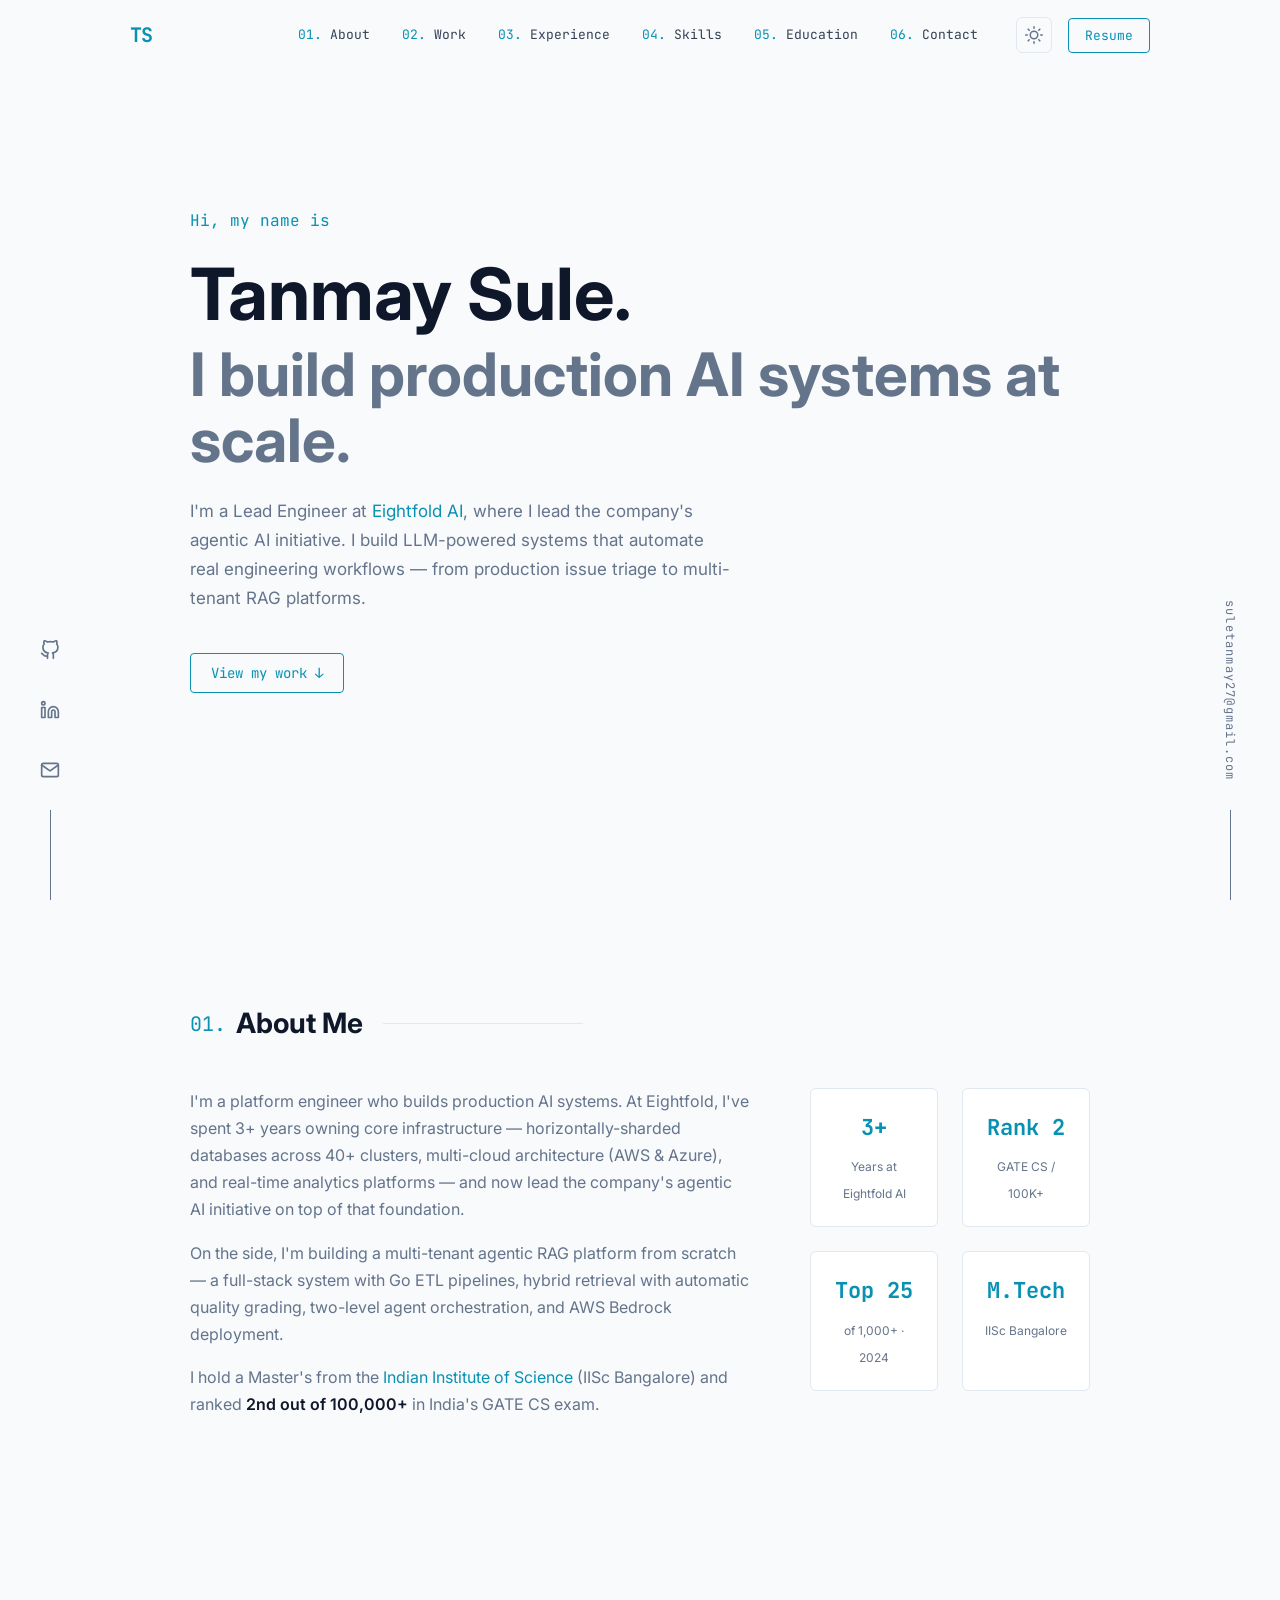
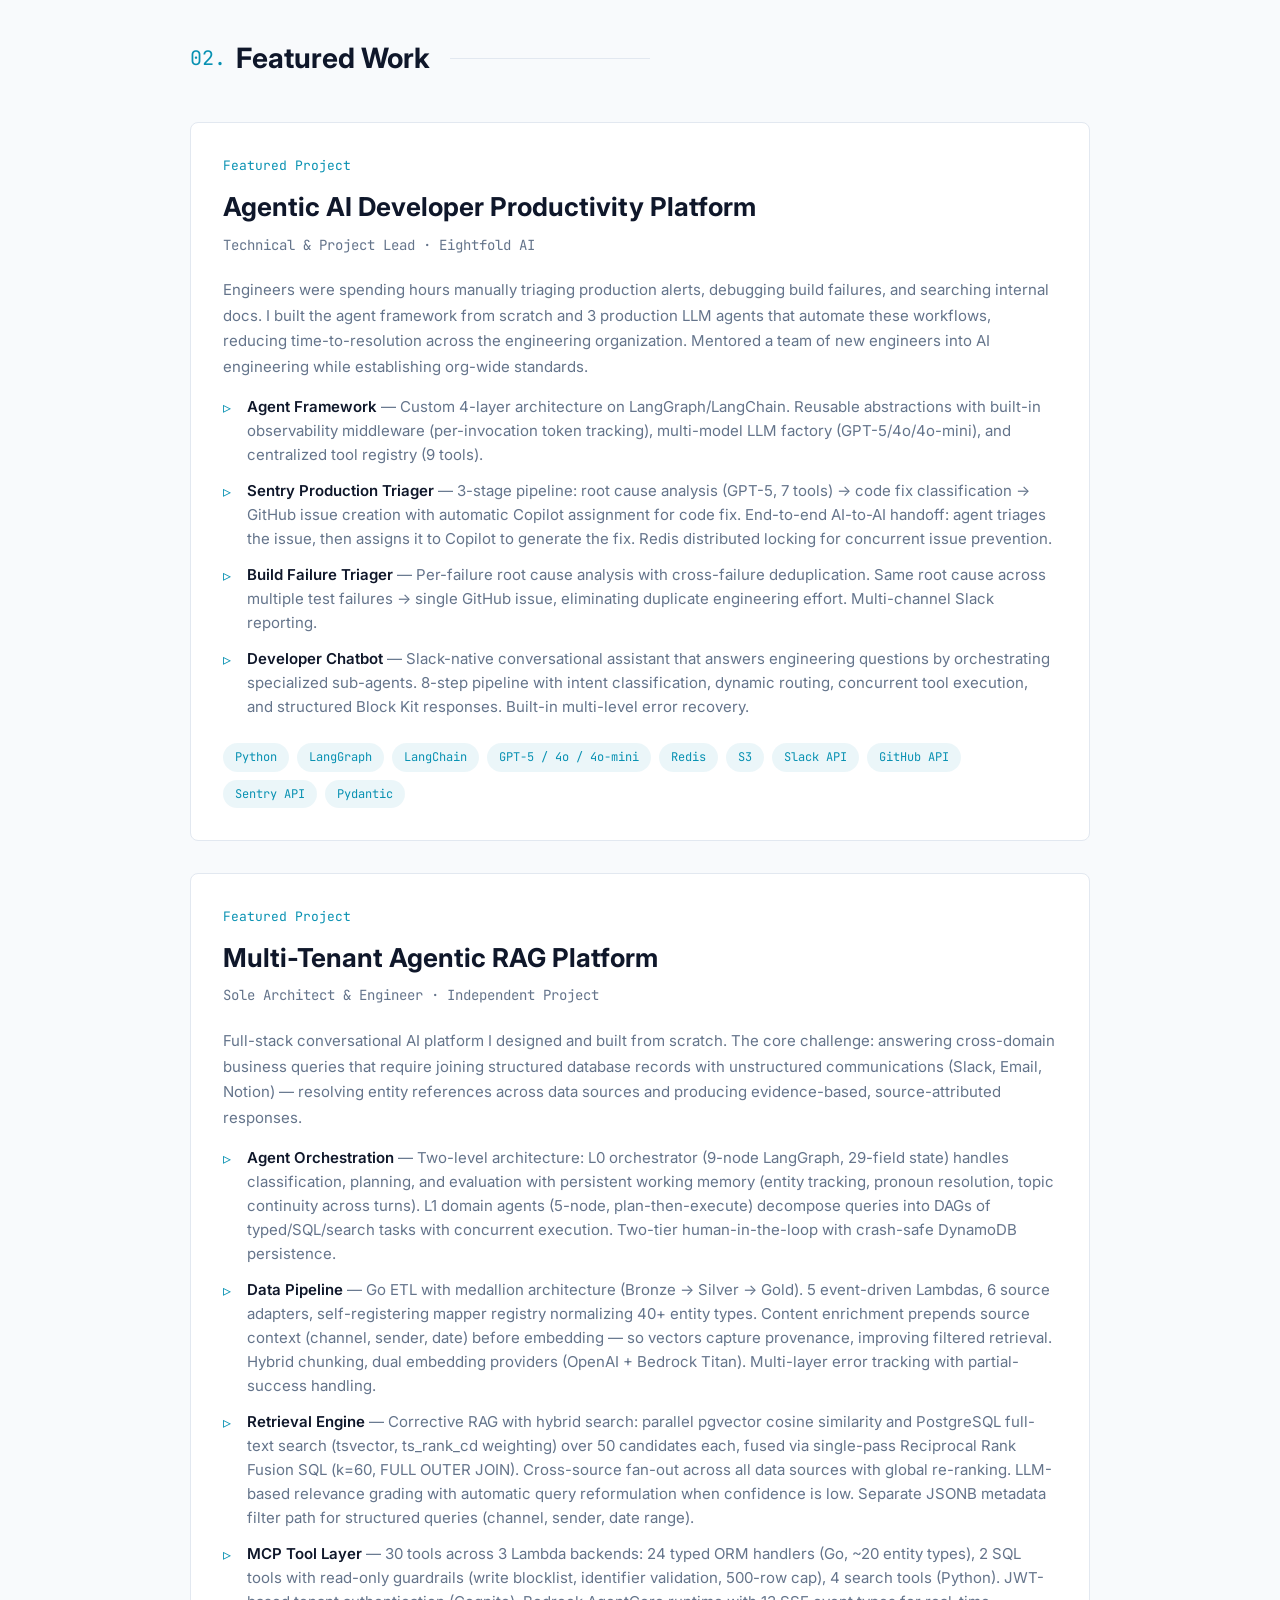
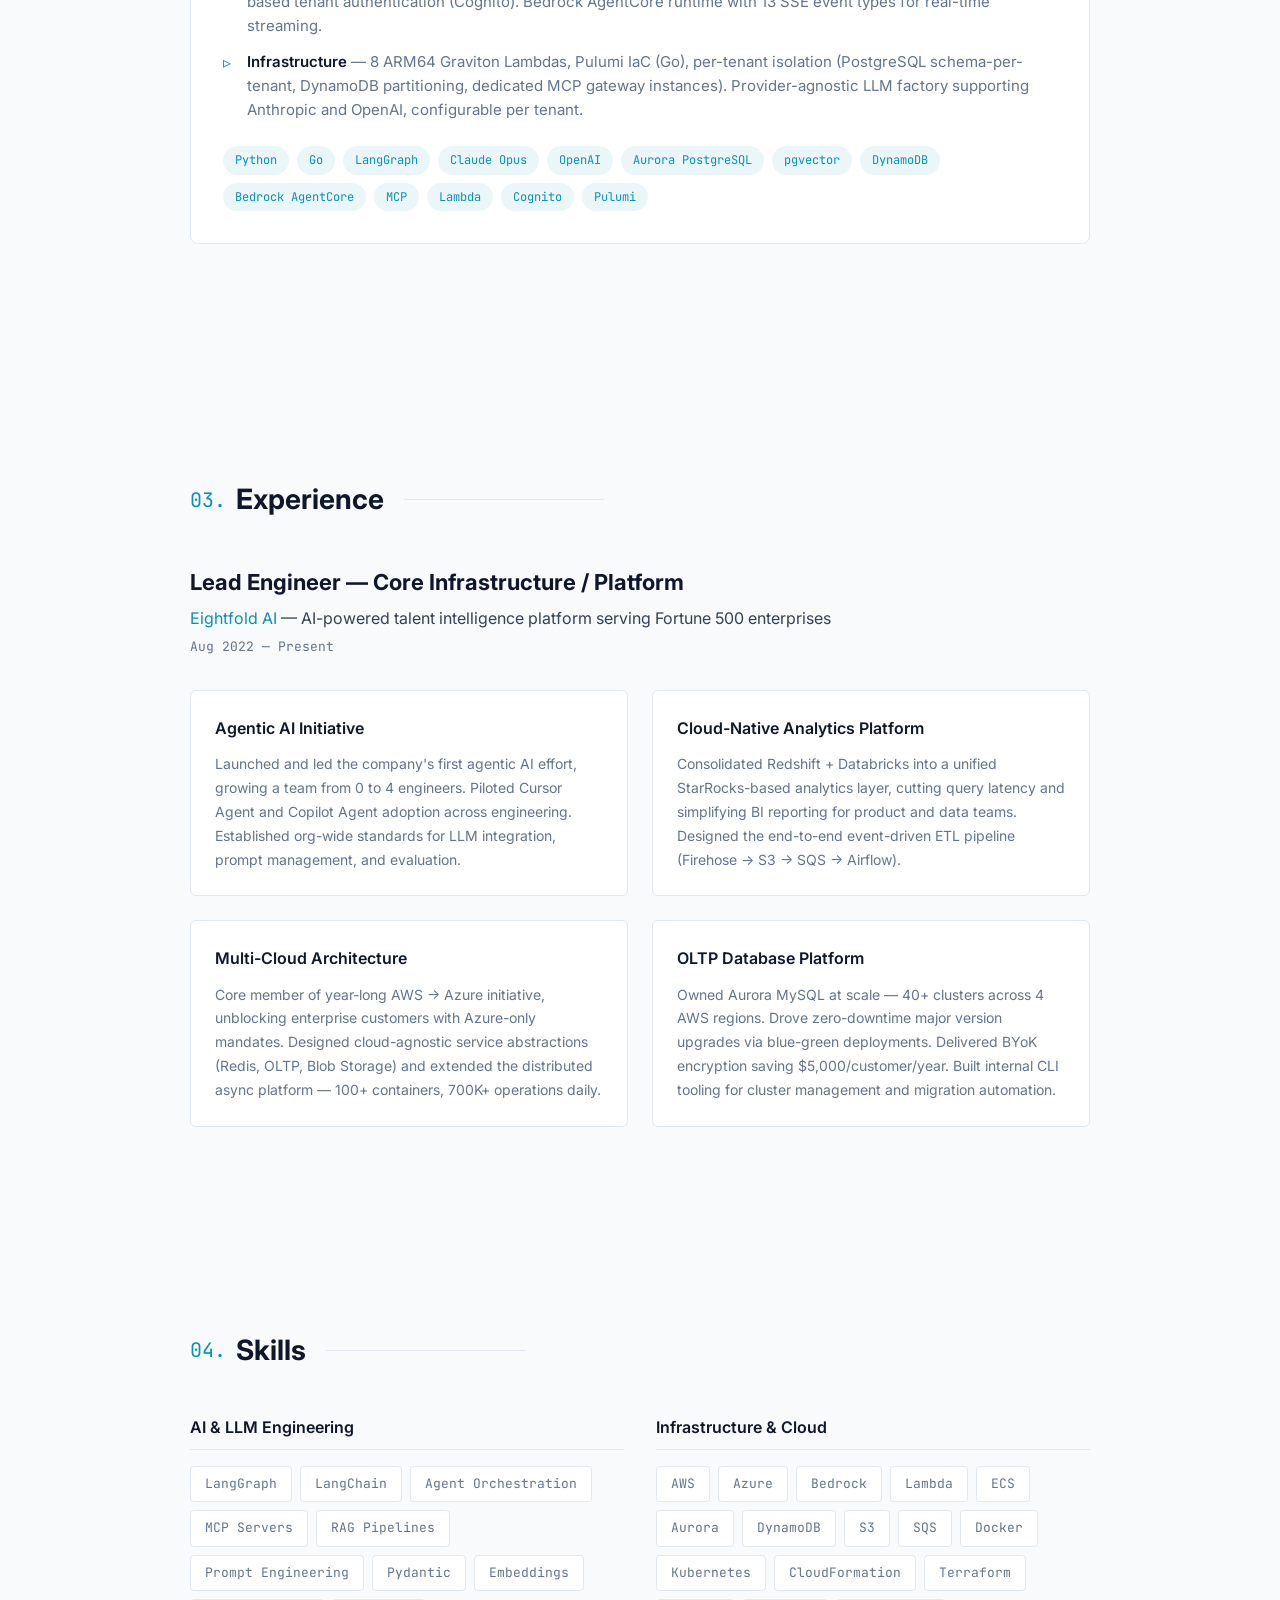
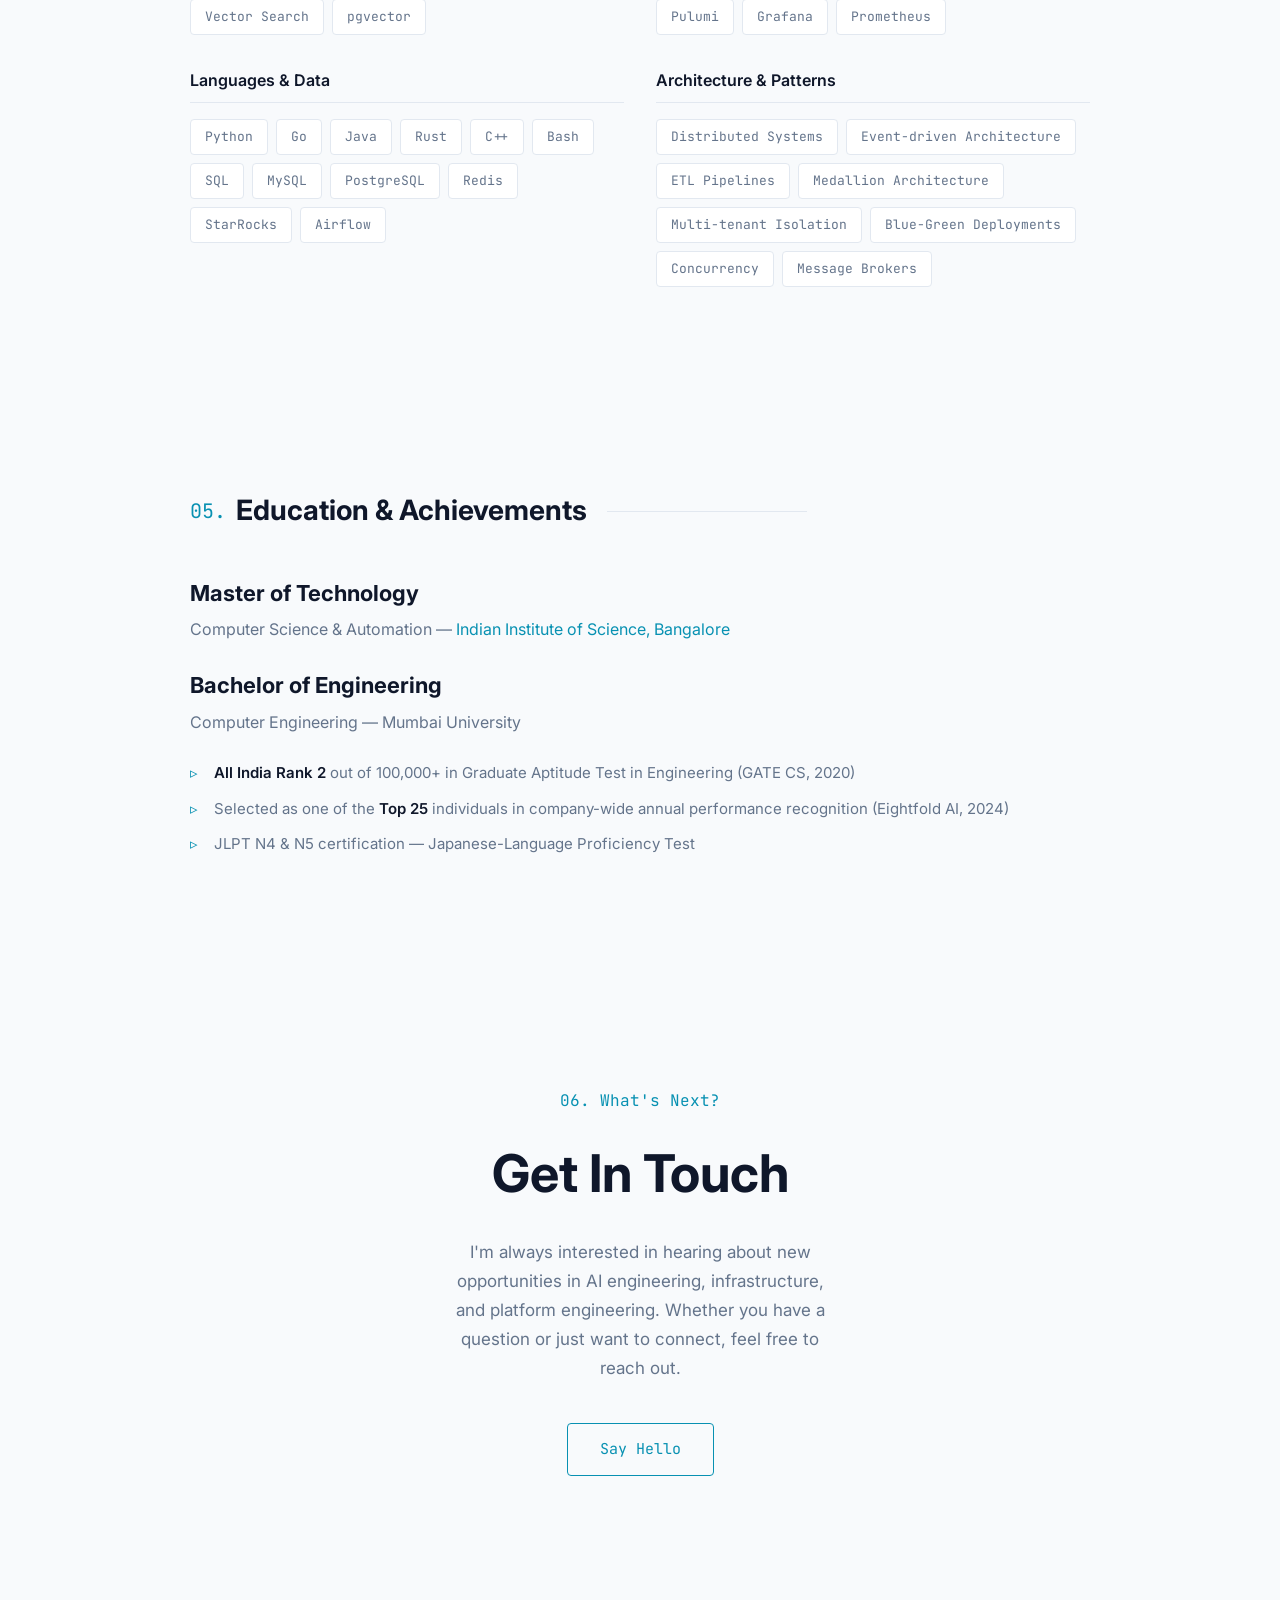
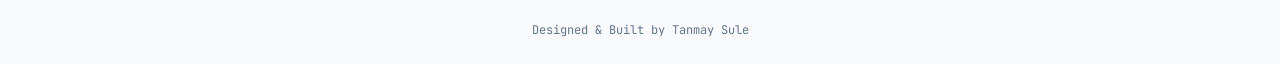
<file: index.html>
<!DOCTYPE html>
<html lang="en" data-theme="dark">
<head>
    <meta charset="UTF-8">
    <meta name="viewport" content="width=device-width, initial-scale=1.0">
    <title>Tanmay Sule | Lead Engineer</title>
    <meta name="description" content="Lead Engineer at Eightfold AI leading the agentic AI initiative. Building LLM-powered agents that automate engineering workflows, and multi-tenant RAG platforms from scratch.">
    <meta property="og:title" content="Tanmay Sule | Lead Engineer">
    <meta property="og:description" content="Lead Engineer at Eightfold AI leading the agentic AI initiative. Building LLM-powered agents that automate engineering workflows, and multi-tenant RAG platforms from scratch.">
    <meta property="og:type" content="website">
    <meta property="og:url" content="https://tanmaysule.github.io">
    <link rel="icon" href="data:image/svg+xml,<svg xmlns='http://www.w3.org/2000/svg' viewBox='0 0 100 100'><text y='.9em' font-size='90'>T</text></svg>">
    <link rel="preconnect" href="https://fonts.googleapis.com">
    <link rel="preconnect" href="https://fonts.gstatic.com" crossorigin>
    <link href="https://fonts.googleapis.com/css2?family=Inter:wght@300;400;500;600;700&family=JetBrains+Mono:wght@400;500&display=swap" rel="stylesheet">
    <link rel="stylesheet" href="assets/css/style.css">
</head>
<body>

    <!-- ========== NAV ========== -->
    <header id="nav" class="nav">
        <nav>
            <a href="#" class="nav__logo" aria-label="Home">TS</a>
            <button class="nav__toggle" id="nav-toggle" aria-label="Toggle navigation">
                <span></span><span></span><span></span>
            </button>
            <div class="nav__links" id="nav-links">
                <ol>
                    <li><a href="#about">About</a></li>
                    <li><a href="#work">Work</a></li>
                    <li><a href="#experience">Experience</a></li>
                    <li><a href="#skills">Skills</a></li>
                    <li><a href="#education">Education</a></li>
                    <li><a href="#contact">Contact</a></li>
                </ol>
                <div class="nav__actions">
                    <button class="theme-toggle" id="theme-toggle" aria-label="Toggle theme">
                        <svg class="icon-sun" xmlns="http://www.w3.org/2000/svg" width="18" height="18" viewBox="0 0 24 24" fill="none" stroke="currentColor" stroke-width="2" stroke-linecap="round" stroke-linejoin="round"><circle cx="12" cy="12" r="5"/><line x1="12" y1="1" x2="12" y2="3"/><line x1="12" y1="21" x2="12" y2="23"/><line x1="4.22" y1="4.22" x2="5.64" y2="5.64"/><line x1="18.36" y1="18.36" x2="19.78" y2="19.78"/><line x1="1" y1="12" x2="3" y2="12"/><line x1="21" y1="12" x2="23" y2="12"/><line x1="4.22" y1="19.78" x2="5.64" y2="18.36"/><line x1="18.36" y1="5.64" x2="19.78" y2="4.22"/></svg>
                        <svg class="icon-moon" xmlns="http://www.w3.org/2000/svg" width="18" height="18" viewBox="0 0 24 24" fill="none" stroke="currentColor" stroke-width="2" stroke-linecap="round" stroke-linejoin="round"><path d="M21 12.79A9 9 0 1 1 11.21 3 7 7 0 0 0 21 12.79z"/></svg>
                    </button>
                    <a href="assets/Tanmay_Sule_Resume.pdf" class="btn btn--outline btn--sm" target="_blank" rel="noopener noreferrer">Resume</a>
                </div>
            </div>
        </nav>
    </header>

    <!-- ========== SOCIAL SIDEBAR ========== -->
    <div class="social-sidebar social-sidebar--left" aria-hidden="true">
        <ul>
            <li><a href="https://github.com/tanmaysule" target="_blank" rel="noopener noreferrer" aria-label="GitHub"><svg xmlns="http://www.w3.org/2000/svg" width="20" height="20" viewBox="0 0 24 24" fill="none" stroke="currentColor" stroke-width="2" stroke-linecap="round" stroke-linejoin="round"><path d="M9 19c-5 1.5-5-2.5-7-3m14 6v-3.87a3.37 3.37 0 0 0-.94-2.61c3.14-.35 6.44-1.54 6.44-7A5.44 5.44 0 0 0 20 4.77 5.07 5.07 0 0 0 19.91 1S18.73.65 16 2.48a13.38 13.38 0 0 0-7 0C6.27.65 5.09 1 5.09 1A5.07 5.07 0 0 0 5 4.77a5.44 5.44 0 0 0-1.5 3.78c0 5.42 3.3 6.61 6.44 7A3.37 3.37 0 0 0 9 18.13V22"/></svg></a></li>
            <li><a href="https://www.linkedin.com/in/tanmay-sule-81a18019a/" target="_blank" rel="noopener noreferrer" aria-label="LinkedIn"><svg xmlns="http://www.w3.org/2000/svg" width="20" height="20" viewBox="0 0 24 24" fill="none" stroke="currentColor" stroke-width="2" stroke-linecap="round" stroke-linejoin="round"><path d="M16 8a6 6 0 0 1 6 6v7h-4v-7a2 2 0 0 0-2-2 2 2 0 0 0-2 2v7h-4v-7a6 6 0 0 1 6-6z"/><rect x="2" y="9" width="4" height="12"/><circle cx="4" cy="4" r="2"/></svg></a></li>
            <li><a href="mailto:suletanmay27@gmail.com" aria-label="Email"><svg xmlns="http://www.w3.org/2000/svg" width="20" height="20" viewBox="0 0 24 24" fill="none" stroke="currentColor" stroke-width="2" stroke-linecap="round" stroke-linejoin="round"><path d="M4 4h16c1.1 0 2 .9 2 2v12c0 1.1-.9 2-2 2H4c-1.1 0-2-.9-2-2V6c0-1.1.9-2 2-2z"/><polyline points="22,6 12,13 2,6"/></svg></a></li>
        </ul>
    </div>

    <div class="social-sidebar social-sidebar--right" aria-hidden="true">
        <a href="mailto:suletanmay27@gmail.com">suletanmay27@gmail.com</a>
    </div>

    <!-- ========== MAIN CONTENT ========== -->
    <main>

        <!-- HERO -->
        <section id="hero" class="hero">
            <p class="hero__greeting reveal">Hi, my name is</p>
            <h1 class="hero__name reveal">Tanmay Sule.</h1>
            <h2 class="hero__tagline reveal">I build production AI systems at scale.</h2>
            <p class="hero__description reveal">
                I'm a Lead Engineer at <a href="https://eightfold.ai" target="_blank" rel="noopener noreferrer">Eightfold AI</a>,
                where I lead the company's agentic AI initiative. I build LLM-powered systems
                that automate real engineering workflows &mdash; from production issue triage
                to multi-tenant RAG platforms.
            </p>
            <a href="#work" class="btn btn--outline hero__cta reveal">View my work &darr;</a>
        </section>

        <!-- ABOUT -->
        <section id="about" class="section">
            <h2 class="section__heading reveal"><span class="section__number">01.</span> About Me</h2>
            <div class="about__content">
                <div class="about__text reveal">
                    <p>
                        I'm a platform engineer who builds production AI systems. At Eightfold, I've spent 3+ years
                        owning core infrastructure &mdash; horizontally-sharded databases across 40+ clusters,
                        multi-cloud architecture (AWS &amp; Azure), and real-time analytics platforms &mdash; and now
                        lead the company's agentic AI initiative on top of that foundation.
                    </p>
                    <p>
                        On the side, I'm building a multi-tenant agentic RAG platform from scratch &mdash; a full-stack
                        system with Go ETL pipelines, hybrid retrieval with automatic quality grading,
                        two-level agent orchestration, and AWS Bedrock deployment.
                    </p>
                    <p>
                        I hold a Master's from the <a href="https://iisc.ac.in" target="_blank" rel="noopener noreferrer">Indian Institute of Science</a>
                        (IISc Bangalore) and ranked <strong>2nd out of 100,000+</strong> in India's GATE CS exam.
                    </p>
                </div>
                <div class="about__stats reveal">
                    <div class="stat">
                        <span class="stat__number">3+</span>
                        <span class="stat__label">Years at Eightfold AI</span>
                    </div>
                    <div class="stat">
                        <span class="stat__number">Rank 2</span>
                        <span class="stat__label">GATE CS / 100K+</span>
                    </div>
                    <div class="stat">
                        <span class="stat__number">Top 25</span>
                        <span class="stat__label">of 1,000+ &middot; 2024</span>
                    </div>
                    <div class="stat">
                        <span class="stat__number">M.Tech</span>
                        <span class="stat__label">IISc Bangalore</span>
                    </div>
                </div>
            </div>
        </section>

        <!-- FEATURED WORK -->
        <section id="work" class="section">
            <h2 class="section__heading reveal"><span class="section__number">02.</span> Featured Work</h2>

            <!-- Project 1 -->
            <div id="agentic-platform" class="project reveal">
                <div class="project__label">Featured Project</div>
                <h3 class="project__title">Agentic AI Developer Productivity Platform</h3>
                <p class="project__role">Technical &amp; Project Lead &middot; Eightfold AI</p>
                <div class="project__body">
                    <p>
                        Engineers were spending hours manually triaging production alerts, debugging build failures,
                        and searching internal docs. I built the agent framework from scratch and 3 production LLM agents
                        that automate these workflows, reducing time-to-resolution across the engineering organization.
                        Mentored a team of new engineers into AI engineering while establishing org-wide standards.
                    </p>
                    <ul class="project__highlights">
                        <li>
                            <strong>Agent Framework</strong> &mdash; Custom 4-layer architecture on LangGraph/LangChain.
                            Reusable abstractions with built-in observability middleware (per-invocation token tracking),
                            multi-model LLM factory (GPT-5/4o/4o-mini), and centralized tool registry (9 tools).
                        </li>
                        <li>
                            <strong>Sentry Production Triager</strong> &mdash; 3-stage pipeline: root cause analysis (GPT-5, 7 tools)
                            &rarr; code fix classification &rarr; GitHub issue creation with automatic Copilot assignment
                            for code fix. End-to-end AI-to-AI handoff: agent triages the issue, then assigns it to
                            Copilot to generate the fix. Redis distributed locking for concurrent issue prevention.
                        </li>
                        <li>
                            <strong>Build Failure Triager</strong> &mdash; Per-failure root cause analysis with cross-failure
                            deduplication. Same root cause across multiple test failures &rarr; single GitHub issue,
                            eliminating duplicate engineering effort. Multi-channel Slack reporting.
                        </li>
                        <li>
                            <strong>Developer Chatbot</strong> &mdash; Slack-native conversational assistant that answers
                            engineering questions by orchestrating specialized sub-agents. 8-step pipeline with
                            intent classification, dynamic routing, concurrent tool execution, and structured
                            Block Kit responses. Built-in multi-level error recovery.
                        </li>
                    </ul>
                </div>
                <ul class="project__tech">
                    <li>Python</li>
                    <li>LangGraph</li>
                    <li>LangChain</li>
                    <li>GPT-5 / 4o / 4o-mini</li>
                    <li>Redis</li>
                    <li>S3</li>
                    <li>Slack API</li>
                    <li>GitHub API</li>
                    <li>Sentry API</li>
                    <li>Pydantic</li>
                </ul>
            </div>

            <!-- Project 2 -->
            <div id="rag-platform" class="project reveal">
                <div class="project__label">Featured Project</div>
                <h3 class="project__title">Multi-Tenant Agentic RAG Platform</h3>
                <p class="project__role">Sole Architect &amp; Engineer &middot; Independent Project</p>
                <div class="project__body">
                    <p>
                        Full-stack conversational AI platform I designed and built from scratch. The core challenge:
                        answering cross-domain business queries that require joining structured database records
                        with unstructured communications (Slack, Email, Notion) &mdash; resolving entity references
                        across data sources and producing evidence-based, source-attributed responses.
                    </p>
                    <ul class="project__highlights">
                        <li>
                            <strong>Agent Orchestration</strong> &mdash; Two-level architecture: L0 orchestrator
                            (9-node LangGraph, 29-field state) handles classification, planning, and evaluation with
                            persistent working memory (entity tracking, pronoun resolution, topic continuity across turns).
                            L1 domain agents (5-node, plan-then-execute) decompose queries into DAGs of typed/SQL/search
                            tasks with concurrent execution. Two-tier human-in-the-loop with crash-safe DynamoDB persistence.
                        </li>
                        <li>
                            <strong>Data Pipeline</strong> &mdash; Go ETL with medallion architecture (Bronze &rarr; Silver &rarr; Gold).
                            5 event-driven Lambdas, 6 source adapters, self-registering mapper registry normalizing
                            40+ entity types. Content enrichment prepends source context (channel, sender, date) before
                            embedding &mdash; so vectors capture provenance, improving filtered retrieval. Hybrid chunking,
                            dual embedding providers (OpenAI + Bedrock Titan). Multi-layer error tracking with
                            partial-success handling.
                        </li>
                        <li>
                            <strong>Retrieval Engine</strong> &mdash; Corrective RAG with hybrid search: parallel
                            pgvector cosine similarity and PostgreSQL full-text search (tsvector, ts_rank_cd
                            weighting) over 50 candidates each, fused via single-pass Reciprocal
                            Rank Fusion SQL (k=60, FULL OUTER JOIN). Cross-source fan-out across all data sources
                            with global re-ranking. LLM-based relevance grading with automatic query reformulation
                            when confidence is low. Separate JSONB metadata filter path for structured queries
                            (channel, sender, date range).
                        </li>
                        <li>
                            <strong>MCP Tool Layer</strong> &mdash; 30 tools across 3 Lambda backends: 24 typed ORM handlers
                            (Go, ~20 entity types), 2 SQL tools with read-only guardrails (write blocklist, identifier
                            validation, 500-row cap), 4 search tools (Python). JWT-based tenant authentication (Cognito).
                            Bedrock AgentCore runtime with 13 SSE event types for real-time streaming.
                        </li>
                        <li>
                            <strong>Infrastructure</strong> &mdash; 8 ARM64 Graviton Lambdas, Pulumi IaC (Go), per-tenant isolation
                            (PostgreSQL schema-per-tenant, DynamoDB partitioning, dedicated MCP gateway instances).
                            Provider-agnostic LLM factory supporting Anthropic and OpenAI, configurable per tenant.
                        </li>
                    </ul>
                </div>
                <ul class="project__tech">
                    <li>Python</li>
                    <li>Go</li>
                    <li>LangGraph</li>
                    <li>Claude Opus</li>
                    <li>OpenAI</li>
                    <li>Aurora PostgreSQL</li>
                    <li>pgvector</li>
                    <li>DynamoDB</li>
                    <li>Bedrock AgentCore</li>
                    <li>MCP</li>
                    <li>Lambda</li>
                    <li>Cognito</li>
                    <li>Pulumi</li>
                </ul>
            </div>
        </section>

        <!-- EXPERIENCE -->
        <section id="experience" class="section">
            <h2 class="section__heading reveal"><span class="section__number">03.</span> Experience</h2>
            <div class="experience reveal">
                <div class="experience__header">
                    <h3>Lead Engineer &mdash; Core Infrastructure / Platform</h3>
                    <p class="experience__company">
                        <a href="https://eightfold.ai" target="_blank" rel="noopener noreferrer">Eightfold AI</a>
                        &mdash; AI-powered talent intelligence platform serving Fortune 500 enterprises
                    </p>
                    <p class="experience__period">Aug 2022 &mdash; Present</p>
                </div>
                <div class="experience__items">
                    <div class="experience__item">
                        <h4>Agentic AI Initiative</h4>
                        <p>
                            Launched and led the company's first agentic AI effort, growing a team from 0 to 4 engineers.
                            Piloted Cursor Agent and Copilot Agent adoption across engineering. Established org-wide
                            standards for LLM integration, prompt management, and evaluation.
                        </p>
                    </div>
                    <div class="experience__item">
                        <h4>Cloud-Native Analytics Platform</h4>
                        <p>
                            Consolidated Redshift + Databricks into a unified StarRocks-based analytics layer, cutting
                            query latency and simplifying BI reporting for product and data teams. Designed the end-to-end
                            event-driven ETL pipeline (Firehose &rarr; S3 &rarr; SQS &rarr; Airflow).
                        </p>
                    </div>
                    <div class="experience__item">
                        <h4>Multi-Cloud Architecture</h4>
                        <p>
                            Core member of year-long AWS &rarr; Azure initiative, unblocking enterprise customers with
                            Azure-only mandates. Designed cloud-agnostic service abstractions (Redis, OLTP, Blob Storage)
                            and extended the distributed async platform &mdash; 100+ containers, 700K+ operations daily.
                        </p>
                    </div>
                    <div class="experience__item">
                        <h4>OLTP Database Platform</h4>
                        <p>
                            Owned Aurora MySQL at scale &mdash; 40+ clusters across 4 AWS regions. Drove zero-downtime
                            major version upgrades via blue-green deployments. Delivered BYoK encryption saving
                            $5,000/customer/year. Built internal CLI tooling for cluster management and migration automation.
                        </p>
                    </div>
                </div>
            </div>
        </section>

        <!-- SKILLS -->
        <section id="skills" class="section">
            <h2 class="section__heading reveal"><span class="section__number">04.</span> Skills</h2>
            <div class="skills__grid reveal">
                <div class="skills__category">
                    <h4>AI &amp; LLM Engineering</h4>
                    <ul>
                        <li>LangGraph</li>
                        <li>LangChain</li>
                        <li>Agent Orchestration</li>
                        <li>MCP Servers</li>
                        <li>RAG Pipelines</li>
                        <li>Prompt Engineering</li>
                        <li>Pydantic</li>
                        <li>Embeddings</li>
                        <li>Vector Search</li>
                        <li>pgvector</li>
                    </ul>
                </div>
                <div class="skills__category">
                    <h4>Infrastructure &amp; Cloud</h4>
                    <ul>
                        <li>AWS</li>
                        <li>Azure</li>
                        <li>Bedrock</li>
                        <li>Lambda</li>
                        <li>ECS</li>
                        <li>Aurora</li>
                        <li>DynamoDB</li>
                        <li>S3</li>
                        <li>SQS</li>
                        <li>Docker</li>
                        <li>Kubernetes</li>
                        <li>CloudFormation</li>
                        <li>Terraform</li>
                        <li>Pulumi</li>
                        <li>Grafana</li>
                        <li>Prometheus</li>
                    </ul>
                </div>
                <div class="skills__category">
                    <h4>Languages &amp; Data</h4>
                    <ul>
                        <li>Python</li>
                        <li>Go</li>
                        <li>Java</li>
                        <li>Rust</li>
                        <li>C++</li>
                        <li>Bash</li>
                        <li>SQL</li>
                        <li>MySQL</li>
                        <li>PostgreSQL</li>
                        <li>Redis</li>
                        <li>StarRocks</li>
                        <li>Airflow</li>
                    </ul>
                </div>
                <div class="skills__category">
                    <h4>Architecture &amp; Patterns</h4>
                    <ul>
                        <li>Distributed Systems</li>
                        <li>Event-driven Architecture</li>
                        <li>ETL Pipelines</li>
                        <li>Medallion Architecture</li>
                        <li>Multi-tenant Isolation</li>
                        <li>Blue-Green Deployments</li>
                        <li>Concurrency</li>
                        <li>Message Brokers</li>
                    </ul>
                </div>
            </div>
        </section>

        <!-- EDUCATION -->
        <section id="education" class="section">
            <h2 class="section__heading reveal"><span class="section__number">05.</span> Education &amp; Achievements</h2>
            <div class="education reveal">
                <div class="education__degree">
                    <h3>Master of Technology</h3>
                    <p class="education__school">Computer Science &amp; Automation &mdash; <a href="https://iisc.ac.in" target="_blank" rel="noopener noreferrer">Indian Institute of Science, Bangalore</a></p>
                </div>
                <div class="education__degree" style="margin-top: 24px;">
                    <h3>Bachelor of Engineering</h3>
                    <p class="education__school">Computer Engineering &mdash; Mumbai University</p>
                </div>
                <ul class="education__achievements">
                    <li><strong>All India Rank 2</strong> out of 100,000+ in Graduate Aptitude Test in Engineering (GATE CS, 2020)</li>
                    <li>Selected as one of the <strong>Top 25</strong> individuals in company-wide annual performance recognition (Eightfold AI, 2024)</li>
                    <li>JLPT N4 &amp; N5 certification &mdash; Japanese-Language Proficiency Test</li>
                </ul>
            </div>
        </section>

        <!-- CONTACT -->
        <section id="contact" class="section section--contact">
            <p class="section__overline reveal">06. What's Next?</p>
            <h2 class="contact__heading reveal">Get In Touch</h2>
            <p class="contact__text reveal">
                I'm always interested in hearing about new opportunities in AI engineering,
                infrastructure, and platform engineering. Whether you have a question or just
                want to connect, feel free to reach out.
            </p>
            <a href="mailto:suletanmay27@gmail.com" class="btn btn--outline btn--lg reveal">Say Hello</a>
        </section>

    </main>

    <!-- ========== FOOTER ========== -->
    <footer class="footer">
        <div class="footer__links">
            <a href="https://github.com/tanmaysule" target="_blank" rel="noopener noreferrer" aria-label="GitHub">
                <svg xmlns="http://www.w3.org/2000/svg" width="18" height="18" viewBox="0 0 24 24" fill="none" stroke="currentColor" stroke-width="2" stroke-linecap="round" stroke-linejoin="round"><path d="M9 19c-5 1.5-5-2.5-7-3m14 6v-3.87a3.37 3.37 0 0 0-.94-2.61c3.14-.35 6.44-1.54 6.44-7A5.44 5.44 0 0 0 20 4.77 5.07 5.07 0 0 0 19.91 1S18.73.65 16 2.48a13.38 13.38 0 0 0-7 0C6.27.65 5.09 1 5.09 1A5.07 5.07 0 0 0 5 4.77a5.44 5.44 0 0 0-1.5 3.78c0 5.42 3.3 6.61 6.44 7A3.37 3.37 0 0 0 9 18.13V22"/></svg>
            </a>
            <a href="https://www.linkedin.com/in/tanmay-sule-81a18019a/" target="_blank" rel="noopener noreferrer" aria-label="LinkedIn">
                <svg xmlns="http://www.w3.org/2000/svg" width="18" height="18" viewBox="0 0 24 24" fill="none" stroke="currentColor" stroke-width="2" stroke-linecap="round" stroke-linejoin="round"><path d="M16 8a6 6 0 0 1 6 6v7h-4v-7a2 2 0 0 0-2-2 2 2 0 0 0-2 2v7h-4v-7a6 6 0 0 1 6-6z"/><rect x="2" y="9" width="4" height="12"/><circle cx="4" cy="4" r="2"/></svg>
            </a>
        </div>
        <p class="footer__credit">Designed &amp; Built by Tanmay Sule</p>
    </footer>

    <script src="assets/js/main.js"></script>
</body>
</html>
</file>
<file: assets/css/style.css>
/* ============================================================
   TANMAY SULE — PORTFOLIO
   Dark navy + teal accent, clean minimalist design
   ============================================================ */

/* ---------- CUSTOM PROPERTIES ---------- */
:root {
    --bg-primary: #0a192f;
    --bg-secondary: #112240;
    --bg-tertiary: #233554;
    --text-primary: #ccd6f6;
    --text-secondary: #8892b0;
    --text-heading: #e6f1ff;
    --accent: #64ffda;
    --accent-tint: rgba(100, 255, 218, 0.1);
    --accent-hover: rgba(100, 255, 218, 0.07);
    --nav-height: 70px;
    --nav-shadow: 0 10px 30px -10px rgba(2, 12, 27, 0.7);
    --transition: all 0.25s cubic-bezier(0.645, 0.045, 0.355, 1);
    --font-sans: 'Inter', -apple-system, BlinkMacSystemFont, 'Segoe UI', Roboto, sans-serif;
    --font-mono: 'JetBrains Mono', 'SF Mono', 'Fira Code', monospace;
    --max-width: 1100px;
    --section-gap: 100px;
}

[data-theme="light"] {
    --bg-primary: #f8fafc;
    --bg-secondary: #ffffff;
    --bg-tertiary: #e2e8f0;
    --text-primary: #334155;
    --text-secondary: #64748b;
    --text-heading: #0f172a;
    --accent: #0891b2;
    --accent-tint: rgba(8, 145, 178, 0.08);
    --accent-hover: rgba(8, 145, 178, 0.04);
    --nav-shadow: 0 10px 30px -10px rgba(0, 0, 0, 0.1);
}

/* ---------- RESET ---------- */
*, *::before, *::after {
    margin: 0;
    padding: 0;
    box-sizing: border-box;
}

html {
    scroll-behavior: smooth;
    scroll-padding-top: var(--nav-height);
}

body {
    font-family: var(--font-sans);
    font-size: 16px;
    line-height: 1.7;
    color: var(--text-primary);
    background-color: var(--bg-primary);
    -webkit-font-smoothing: antialiased;
    -moz-osx-font-smoothing: grayscale;
    overflow-x: hidden;
}

a {
    color: var(--accent);
    text-decoration: none;
    transition: var(--transition);
}

a:hover { color: var(--accent); }
a:focus-visible {
    outline: 2px dashed var(--accent);
    outline-offset: 3px;
}

ul, ol { list-style: none; }

img { max-width: 100%; display: block; }

::selection {
    background: var(--accent-tint);
    color: var(--accent);
}

/* ---------- BUTTONS ---------- */
.btn {
    display: inline-block;
    font-family: var(--font-mono);
    font-size: 14px;
    line-height: 1;
    cursor: pointer;
    transition: var(--transition);
    border: none;
    background: none;
}

.btn--outline {
    color: var(--accent);
    border: 1px solid var(--accent);
    border-radius: 4px;
    padding: 12px 20px;
}
.btn--outline:hover {
    background: var(--accent-tint);
    color: var(--accent);
}

.btn--sm { padding: 10px 16px; font-size: 13px; }
.btn--lg { padding: 18px 32px; font-size: 15px; }

/* ---------- NAVIGATION ---------- */
.nav {
    position: fixed;
    top: 0;
    left: 0;
    right: 0;
    height: var(--nav-height);
    z-index: 100;
    background: transparent;
    transition: var(--transition);
}

.nav.scrolled {
    background: rgba(10, 25, 47, 0.85);
    backdrop-filter: blur(10px);
    -webkit-backdrop-filter: blur(10px);
    box-shadow: var(--nav-shadow);
}

[data-theme="light"] .nav.scrolled {
    background: rgba(248, 250, 252, 0.85);
}

.nav nav {
    display: flex;
    align-items: center;
    justify-content: space-between;
    height: 100%;
    max-width: var(--max-width);
    margin: 0 auto;
    padding: 0 40px;
}

.nav__logo {
    font-family: var(--font-mono);
    font-size: 20px;
    font-weight: 700;
    color: var(--accent);
    letter-spacing: -1px;
}
.nav__logo:hover { color: var(--accent); }

.nav__links {
    display: flex;
    align-items: center;
    gap: 8px;
}

.nav__links ol {
    display: flex;
    gap: 4px;
    counter-reset: nav-counter;
}

.nav__links ol li {
    counter-increment: nav-counter;
}

.nav__links ol a {
    display: block;
    padding: 8px 14px;
    font-family: var(--font-mono);
    font-size: 13px;
    color: var(--text-primary);
    transition: var(--transition);
}

.nav__links ol a::before {
    content: "0" counter(nav-counter) ". ";
    color: var(--accent);
}

.nav__links ol a:hover,
.nav__links ol a.active {
    color: var(--accent);
}

.nav__actions {
    display: flex;
    align-items: center;
    gap: 16px;
    margin-left: 16px;
}

.theme-toggle {
    display: flex;
    align-items: center;
    justify-content: center;
    width: 36px;
    height: 36px;
    background: none;
    border: 1px solid var(--bg-tertiary);
    border-radius: 6px;
    color: var(--text-secondary);
    cursor: pointer;
    transition: var(--transition);
}
.theme-toggle:hover {
    color: var(--accent);
    border-color: var(--accent);
}

[data-theme="dark"] .icon-sun { display: none; }
[data-theme="dark"] .icon-moon { display: block; }
[data-theme="light"] .icon-sun { display: block; }
[data-theme="light"] .icon-moon { display: none; }

.nav__toggle {
    display: none;
    flex-direction: column;
    justify-content: center;
    gap: 5px;
    width: 30px;
    height: 30px;
    background: none;
    border: none;
    cursor: pointer;
    z-index: 110;
}
.nav__toggle span {
    display: block;
    width: 100%;
    height: 2px;
    background: var(--accent);
    border-radius: 2px;
    transition: var(--transition);
    transform-origin: center;
}
.nav__toggle.active span:nth-child(1) {
    transform: rotate(45deg) translate(5px, 5px);
}
.nav__toggle.active span:nth-child(2) {
    opacity: 0;
}
.nav__toggle.active span:nth-child(3) {
    transform: rotate(-45deg) translate(5px, -5px);
}

/* ---------- SOCIAL SIDEBARS ---------- */
.social-sidebar {
    position: fixed;
    bottom: 0;
    z-index: 10;
    width: 40px;
}

.social-sidebar--left {
    left: 30px;
}
.social-sidebar--right {
    right: 30px;
}

.social-sidebar--left ul {
    display: flex;
    flex-direction: column;
    align-items: center;
    gap: 20px;
}
.social-sidebar--left ul::after {
    content: '';
    display: block;
    width: 1px;
    height: 90px;
    background: var(--text-secondary);
}

.social-sidebar--left a {
    color: var(--text-secondary);
    display: flex;
    padding: 10px;
    transition: var(--transition);
}
.social-sidebar--left a:hover {
    color: var(--accent);
    transform: translateY(-3px);
}

.social-sidebar--right {
    display: flex;
    flex-direction: column;
    align-items: center;
}
.social-sidebar--right a {
    writing-mode: vertical-rl;
    font-family: var(--font-mono);
    font-size: 12px;
    color: var(--text-secondary);
    letter-spacing: 0.1em;
    padding: 10px;
    margin-bottom: 20px;
    transition: var(--transition);
}
.social-sidebar--right a:hover {
    color: var(--accent);
    transform: translateY(-3px);
}
.social-sidebar--right::after {
    content: '';
    display: block;
    width: 1px;
    height: 90px;
    background: var(--text-secondary);
}

/* ---------- HERO ---------- */
.hero {
    display: flex;
    flex-direction: column;
    justify-content: center;
    min-height: 100vh;
    max-width: var(--max-width);
    margin: 0 auto;
    padding: 0 40px;
    padding-left: 100px;
    padding-right: 100px;
}

.hero__greeting {
    font-family: var(--font-mono);
    font-size: 16px;
    color: var(--accent);
    margin-bottom: 20px;
}

.hero__name {
    font-size: clamp(40px, 8vw, 72px);
    font-weight: 700;
    color: var(--text-heading);
    line-height: 1.1;
    margin-bottom: 8px;
}

.hero__tagline {
    font-size: clamp(32px, 6vw, 60px);
    font-weight: 700;
    color: var(--text-secondary);
    line-height: 1.1;
    margin-bottom: 24px;
}

.hero__description {
    max-width: 540px;
    font-size: 17px;
    color: var(--text-secondary);
    line-height: 1.7;
    margin-bottom: 40px;
}

.hero__cta {
    align-self: flex-start;
    animation: fadeInUp 0.5s ease 1.2s backwards;
}

/* ---------- SECTIONS ---------- */
.section {
    max-width: var(--max-width);
    margin: 0 auto;
    padding: var(--section-gap) 40px;
    padding-left: 100px;
    padding-right: 100px;
}

.section__heading {
    display: flex;
    align-items: center;
    font-size: 28px;
    font-weight: 700;
    color: var(--text-heading);
    margin-bottom: 40px;
    white-space: nowrap;
}

.section__heading::after {
    content: '';
    display: block;
    height: 1px;
    width: 200px;
    background: var(--bg-tertiary);
    margin-left: 20px;
    flex-shrink: 0;
}

.section__number {
    font-family: var(--font-mono);
    font-size: 20px;
    font-weight: 400;
    color: var(--accent);
    margin-right: 10px;
}

.section__overline {
    font-family: var(--font-mono);
    font-size: 16px;
    color: var(--accent);
    margin-bottom: 16px;
    text-align: center;
}

/* ---------- ABOUT ---------- */
.about__content {
    display: flex;
    gap: 60px;
    align-items: start;
}

.about__text {
    flex: 1;
}

.about__text p {
    color: var(--text-secondary);
    margin-bottom: 16px;
    font-size: 16px;
}

.about__text a {
    color: var(--accent);
}

.about__text strong {
    color: var(--text-heading);
    font-weight: 600;
}

.about__stats {
    display: grid;
    grid-template-columns: 1fr 1fr;
    gap: 24px;
    flex-shrink: 0;
    width: 280px;
}

.stat {
    padding: 20px;
    background: var(--bg-secondary);
    border: 1px solid var(--bg-tertiary);
    border-radius: 6px;
    text-align: center;
    transition: var(--transition);
}

.stat:hover {
    border-color: var(--accent);
    transform: translateY(-2px);
}

.stat__number {
    display: block;
    font-family: var(--font-mono);
    font-size: 22px;
    font-weight: 700;
    color: var(--accent);
    margin-bottom: 6px;
}

.stat__label {
    font-size: 12px;
    color: var(--text-secondary);
    line-height: 1.4;
}

/* ---------- PROJECTS ---------- */
.project {
    padding: 32px;
    background: var(--bg-secondary);
    border: 1px solid var(--bg-tertiary);
    border-radius: 8px;
    margin-bottom: 32px;
    transition: var(--transition);
}

.project:hover {
    border-color: var(--accent);
    transform: translateY(-4px);
    box-shadow: 0 20px 30px -15px rgba(2, 12, 27, 0.3);
}

[data-theme="light"] .project:hover {
    box-shadow: 0 20px 30px -15px rgba(0, 0, 0, 0.1);
}

.project__label {
    font-family: var(--font-mono);
    font-size: 13px;
    color: var(--accent);
    margin-bottom: 8px;
}

.project__title {
    font-size: 26px;
    font-weight: 700;
    color: var(--text-heading);
    margin-bottom: 4px;
}

.project__role {
    font-family: var(--font-mono);
    font-size: 14px;
    color: var(--text-secondary);
    margin-bottom: 20px;
}

.project__body p {
    color: var(--text-secondary);
    margin-bottom: 16px;
    font-size: 15px;
}

.project__highlights {
    margin-bottom: 24px;
}

.project__highlights li {
    position: relative;
    padding-left: 24px;
    margin-bottom: 12px;
    color: var(--text-secondary);
    font-size: 15px;
    line-height: 1.6;
}

.project__highlights li::before {
    content: '▹';
    position: absolute;
    left: 0;
    color: var(--accent);
    font-size: 16px;
}

.project__highlights li strong {
    color: var(--text-heading);
    font-weight: 600;
}

.project__tech {
    display: flex;
    flex-wrap: wrap;
    gap: 8px;
}

.project__tech li {
    font-family: var(--font-mono);
    font-size: 12px;
    color: var(--accent);
    background: var(--accent-tint);
    padding: 4px 12px;
    border-radius: 20px;
    white-space: nowrap;
}

/* ---------- EXPERIENCE ---------- */
.experience__header {
    margin-bottom: 32px;
}

.experience__header h3 {
    font-size: 22px;
    font-weight: 700;
    color: var(--text-heading);
    margin-bottom: 4px;
}

.experience__company a {
    font-size: 16px;
    color: var(--accent);
}

.experience__period {
    font-family: var(--font-mono);
    font-size: 13px;
    color: var(--text-secondary);
    margin-top: 4px;
}

.experience__items {
    display: grid;
    grid-template-columns: 1fr 1fr;
    gap: 24px;
}

.experience__item {
    padding: 24px;
    background: var(--bg-secondary);
    border: 1px solid var(--bg-tertiary);
    border-radius: 6px;
    transition: var(--transition);
}

.experience__item:hover {
    border-color: var(--accent);
    transform: translateY(-2px);
}

.experience__item h4 {
    font-size: 16px;
    font-weight: 600;
    color: var(--text-heading);
    margin-bottom: 10px;
}

.experience__item p {
    font-size: 14px;
    color: var(--text-secondary);
    line-height: 1.7;
}

/* ---------- SKILLS ---------- */
.skills__grid {
    display: grid;
    grid-template-columns: repeat(2, 1fr);
    gap: 32px;
}

.skills__category h4 {
    font-size: 16px;
    font-weight: 600;
    color: var(--text-heading);
    margin-bottom: 16px;
    padding-bottom: 8px;
    border-bottom: 1px solid var(--bg-tertiary);
}

.skills__category ul {
    display: flex;
    flex-wrap: wrap;
    gap: 8px;
}

.skills__category li {
    font-family: var(--font-mono);
    font-size: 13px;
    color: var(--text-secondary);
    background: var(--bg-secondary);
    border: 1px solid var(--bg-tertiary);
    padding: 6px 14px;
    border-radius: 4px;
    transition: var(--transition);
}

.skills__category li:hover {
    color: var(--accent);
    border-color: var(--accent);
}

/* ---------- EDUCATION ---------- */
.education__degree h3 {
    font-size: 22px;
    font-weight: 700;
    color: var(--text-heading);
    margin-bottom: 4px;
}

.education__school {
    font-size: 16px;
    color: var(--text-secondary);
    margin-bottom: 24px;
}

.education__achievements li {
    position: relative;
    padding-left: 24px;
    margin-bottom: 10px;
    color: var(--text-secondary);
    font-size: 15px;
}

.education__achievements li::before {
    content: '▹';
    position: absolute;
    left: 0;
    color: var(--accent);
}

.education__achievements strong {
    color: var(--text-heading);
    font-weight: 600;
}

/* ---------- CONTACT ---------- */
.section--contact {
    text-align: center;
    max-width: 600px;
    padding-top: 120px;
    padding-bottom: 120px;
}

.contact__heading {
    font-size: clamp(36px, 5vw, 52px);
    font-weight: 700;
    color: var(--text-heading);
    margin-bottom: 20px;
}

.contact__text {
    color: var(--text-secondary);
    font-size: 17px;
    margin-bottom: 40px;
}

/* ---------- FOOTER ---------- */
.footer {
    text-align: center;
    padding: 24px 40px;
}

.footer__links {
    display: none;
    justify-content: center;
    gap: 24px;
    margin-bottom: 16px;
}

.footer__links a {
    color: var(--text-secondary);
    transition: var(--transition);
}
.footer__links a:hover {
    color: var(--accent);
    transform: translateY(-3px);
}

.footer__credit {
    font-family: var(--font-mono);
    font-size: 12px;
    color: var(--text-secondary);
}

/* ---------- SCROLL REVEAL ANIMATIONS ---------- */
.reveal {
    opacity: 0;
    transform: translateY(20px);
    transition: opacity 0.6s ease, transform 0.6s ease;
}

.reveal.visible {
    opacity: 1;
    transform: translateY(0);
}

/* Stagger children */
.reveal:nth-child(2) { transition-delay: 0.1s; }
.reveal:nth-child(3) { transition-delay: 0.2s; }
.reveal:nth-child(4) { transition-delay: 0.3s; }
.reveal:nth-child(5) { transition-delay: 0.4s; }

/* Hero stagger */
.hero .reveal:nth-child(1) { transition-delay: 0.1s; }
.hero .reveal:nth-child(2) { transition-delay: 0.2s; }
.hero .reveal:nth-child(3) { transition-delay: 0.3s; }
.hero .reveal:nth-child(4) { transition-delay: 0.4s; }
.hero .reveal:nth-child(5) { transition-delay: 0.5s; }

@keyframes fadeInUp {
    from { opacity: 0; transform: translateY(20px); }
    to { opacity: 1; transform: translateY(0); }
}

/* ---------- RESPONSIVE ---------- */

/* Tablet */
@media (max-width: 1024px) {
    .hero,
    .section {
        padding-left: 40px;
        padding-right: 40px;
    }

    .social-sidebar { display: none; }

    .about__content {
        flex-direction: column;
        gap: 32px;
    }

    .about__stats {
        width: 100%;
        grid-template-columns: repeat(4, 1fr);
    }

    .experience__items {
        grid-template-columns: 1fr 1fr;
    }
}

/* Mobile */
@media (max-width: 768px) {
    :root {
        --nav-height: 60px;
        --section-gap: 70px;
    }

    .hero,
    .section {
        padding-left: 24px;
        padding-right: 24px;
    }

    .nav nav {
        padding: 0 24px;
    }

    /* Mobile nav */
    .nav__toggle {
        display: flex;
    }

    .nav__links {
        position: fixed;
        top: 0;
        right: 0;
        width: min(75vw, 300px);
        height: 100vh;
        background: var(--bg-secondary);
        flex-direction: column;
        justify-content: center;
        align-items: center;
        gap: 32px;
        transform: translateX(100%);
        transition: transform 0.3s ease;
        box-shadow: -10px 0 30px rgba(0, 0, 0, 0.3);
    }

    .nav__links.active {
        transform: translateX(0);
    }

    .nav__links ol {
        flex-direction: column;
        align-items: center;
        gap: 16px;
    }

    .nav__links ol a {
        font-size: 16px;
        padding: 8px 20px;
    }

    .nav__links ol a::before {
        display: block;
        text-align: center;
        margin-bottom: 4px;
    }

    .nav__actions {
        flex-direction: column;
        margin-left: 0;
    }

    /* Mobile overlay */
    body.nav-open::before {
        content: '';
        position: fixed;
        inset: 0;
        background: rgba(10, 25, 47, 0.7);
        z-index: 99;
    }

    .hero__name {
        font-size: clamp(36px, 10vw, 50px);
    }

    .hero__tagline {
        font-size: clamp(28px, 7vw, 40px);
    }

    .hero__description {
        font-size: 15px;
    }

    .section__heading {
        font-size: 22px;
    }

    .section__heading::after {
        width: 100%;
    }

    .about__stats {
        grid-template-columns: repeat(2, 1fr);
    }

    .project {
        padding: 24px;
    }

    .project__title {
        font-size: 20px;
    }

    .experience__items {
        grid-template-columns: 1fr;
    }

    .skills__grid {
        grid-template-columns: 1fr;
    }

    .footer__links {
        display: flex;
    }

    .section--contact {
        padding-left: 24px;
        padding-right: 24px;
    }
}

/* Small mobile */
@media (max-width: 480px) {
    .hero,
    .section {
        padding-left: 16px;
        padding-right: 16px;
    }

    .nav nav {
        padding: 0 16px;
    }

    .about__stats {
        grid-template-columns: 1fr 1fr;
        gap: 12px;
    }

    .stat {
        padding: 14px;
    }

    .stat__number {
        font-size: 18px;
    }

    .project__tech {
        gap: 6px;
    }

    .project__tech li {
        font-size: 11px;
        padding: 3px 10px;
    }

    .section--contact {
        padding-left: 16px;
        padding-right: 16px;
    }
}
</file>
